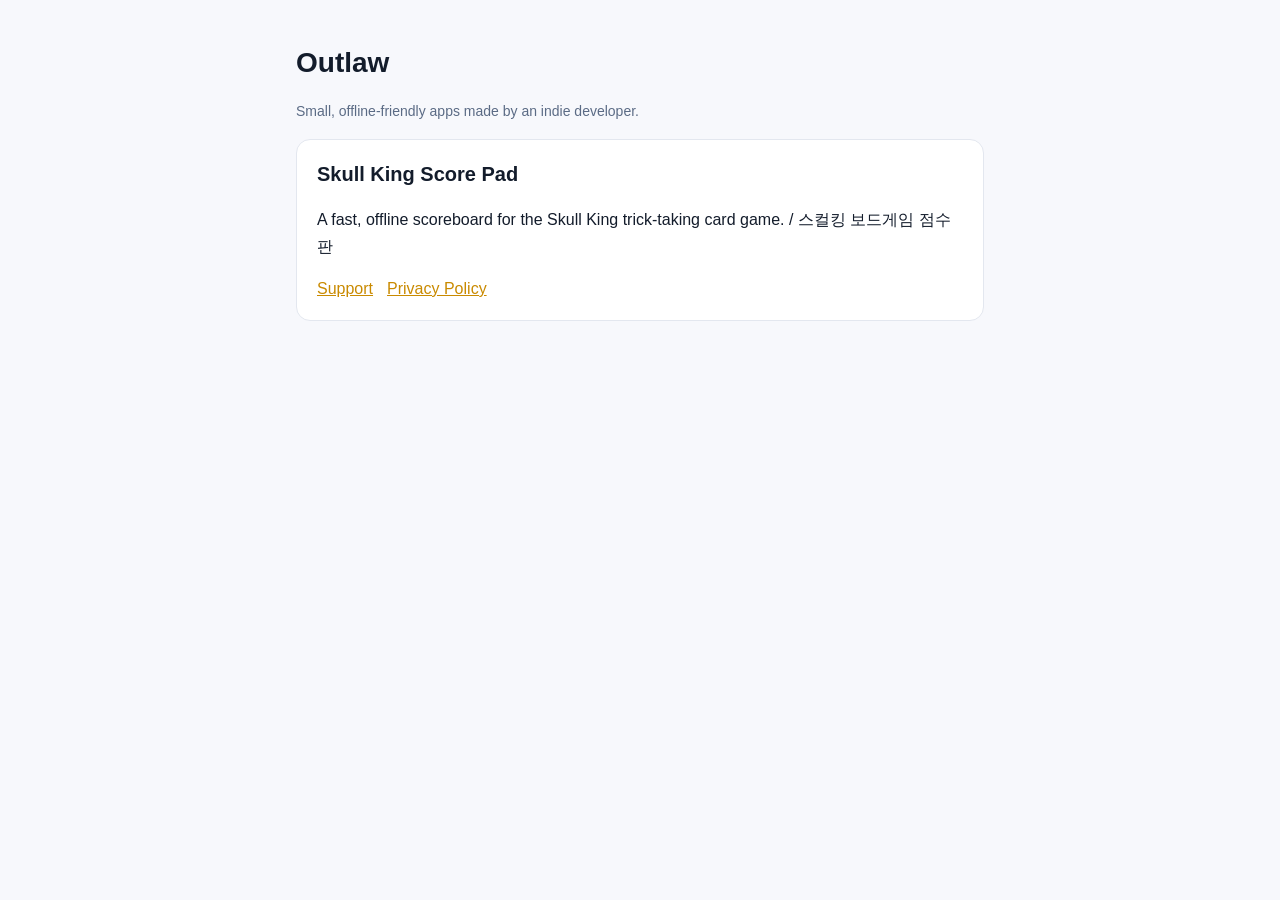
<file: index.html>
<!doctype html>
<html lang="en"><head><meta charset="utf-8"><meta name="viewport" content="width=device-width,initial-scale=1">
<title>Outlaw</title><link rel="stylesheet" href="style.css"></head>
<body><main>
<h1>Outlaw</h1>
<p class="muted">Small, offline-friendly apps made by an indie developer.</p>
<div class="card">
  <h2 style="margin-top:0">Skull King Score Pad</h2>
  <p>A fast, offline scoreboard for the Skull King trick-taking card game. / 스컬킹 보드게임 점수판</p>
  <nav><a href="skull-king-score/support.html">Support</a><a href="skull-king-score/privacy.html">Privacy Policy</a></nav>
</div>
</main></body></html>
</file>
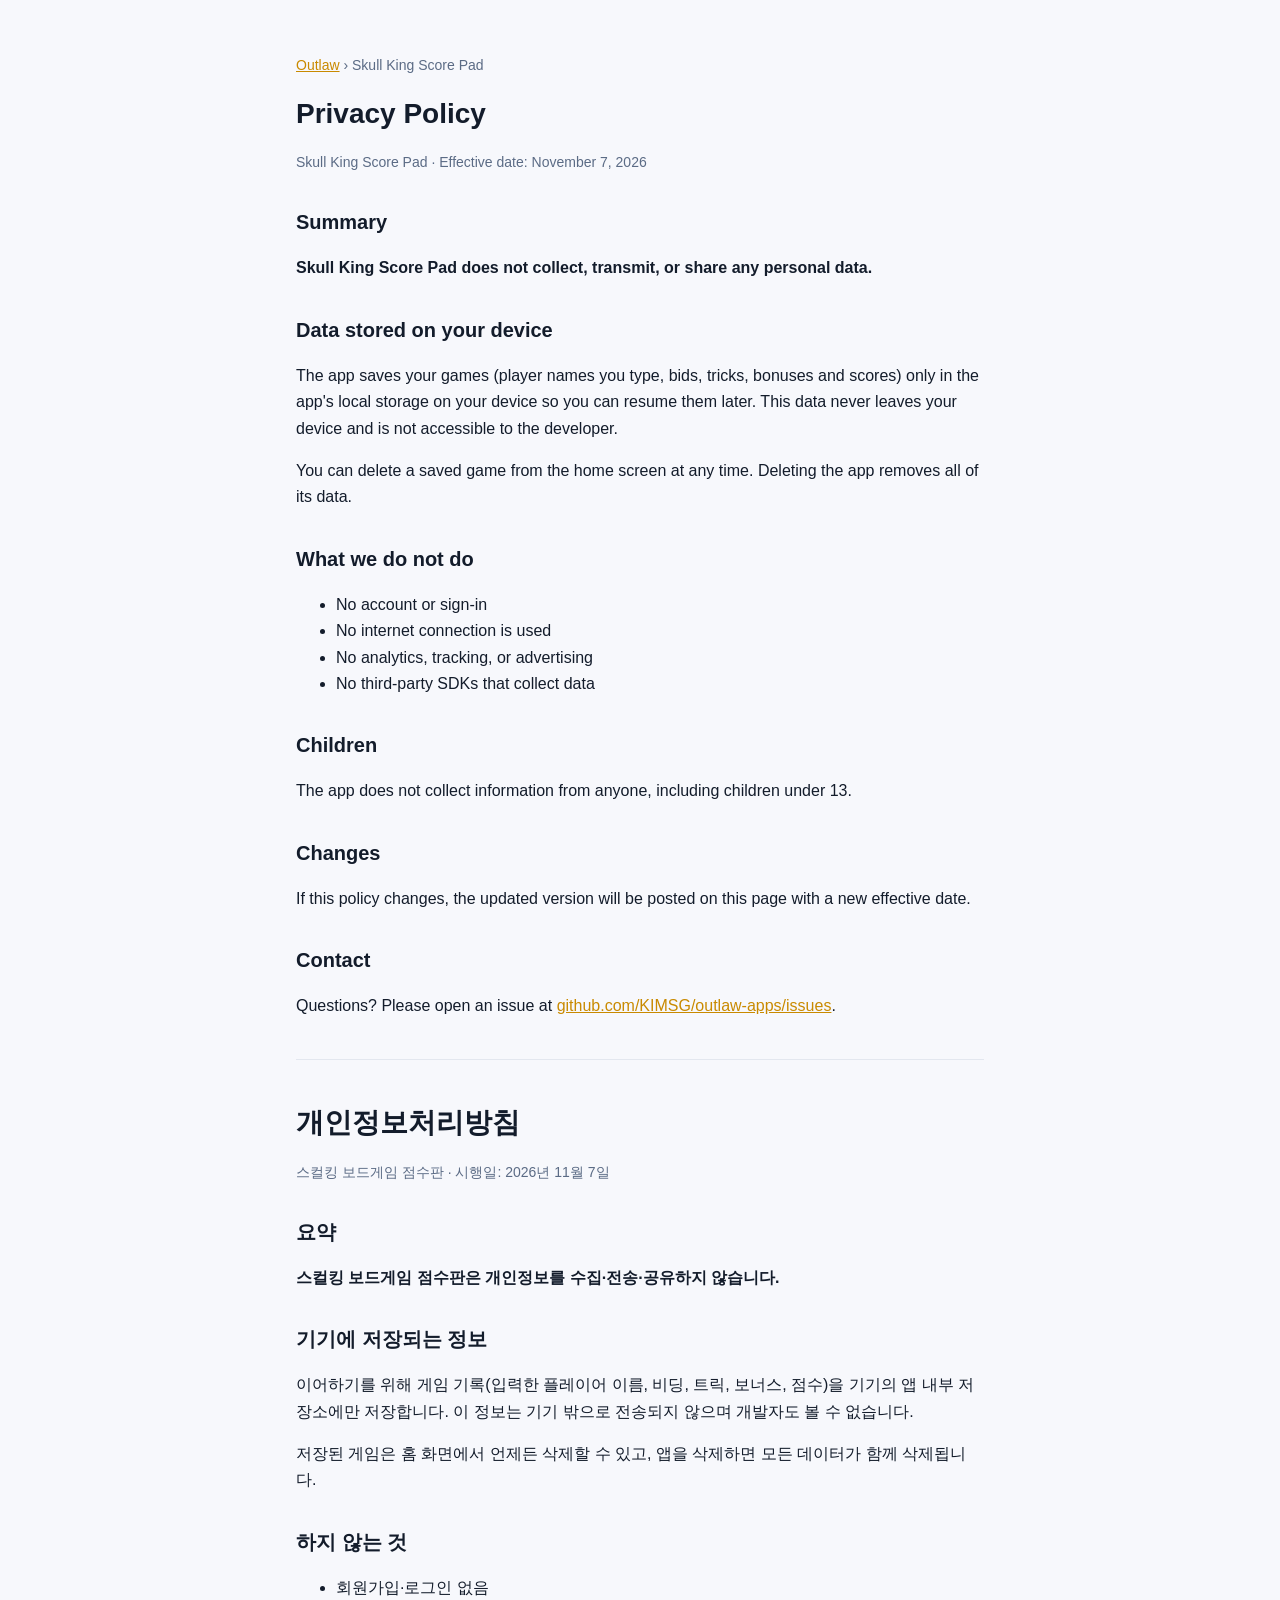
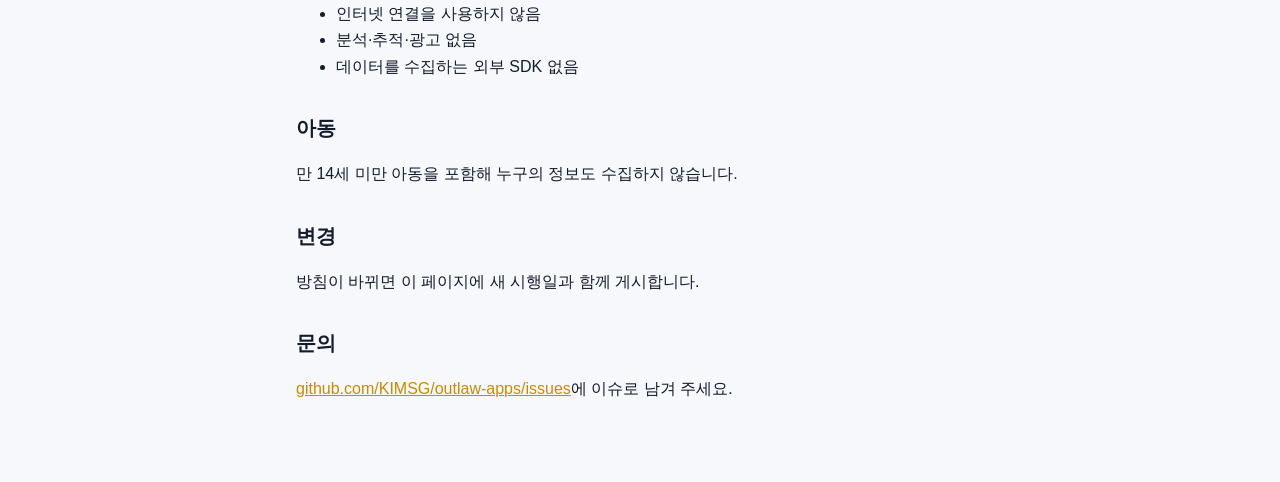
<file: skull-king-score/privacy.html>
<!doctype html>
<html lang="en"><head><meta charset="utf-8"><meta name="viewport" content="width=device-width,initial-scale=1">
<title>Privacy Policy</title><link rel="stylesheet" href="../style.css"></head>
<body><main>
<p class="muted"><a href="../index.html">Outlaw</a> › Skull King Score Pad</p>
<h1>Privacy Policy</h1>
<p class="muted">Skull King Score Pad · Effective date: November 7, 2026</p>

<h2>Summary</h2>
<p><strong>Skull King Score Pad does not collect, transmit, or share any personal data.</strong></p>

<h2>Data stored on your device</h2>
<p>The app saves your games (player names you type, bids, tricks, bonuses and scores) only in the app's local storage on your device so you can resume them later. This data never leaves your device and is not accessible to the developer.</p>
<p>You can delete a saved game from the home screen at any time. Deleting the app removes all of its data.</p>

<h2>What we do not do</h2>
<ul>
  <li>No account or sign-in</li>
  <li>No internet connection is used</li>
  <li>No analytics, tracking, or advertising</li>
  <li>No third-party SDKs that collect data</li>
</ul>

<h2>Children</h2>
<p>The app does not collect information from anyone, including children under 13.</p>

<h2>Changes</h2>
<p>If this policy changes, the updated version will be posted on this page with a new effective date.</p>

<h2>Contact</h2>
<p>Questions? Please open an issue at <a href="https://github.com/KIMSG/outlaw-apps/issues">github.com/KIMSG/outlaw-apps/issues</a>.</p>

<hr>

<h1 lang="ko">개인정보처리방침</h1>
<p class="muted">스컬킹 보드게임 점수판 · 시행일: 2026년 11월 7일</p>

<h2>요약</h2>
<p><strong>스컬킹 보드게임 점수판은 개인정보를 수집·전송·공유하지 않습니다.</strong></p>

<h2>기기에 저장되는 정보</h2>
<p>이어하기를 위해 게임 기록(입력한 플레이어 이름, 비딩, 트릭, 보너스, 점수)을 기기의 앱 내부 저장소에만 저장합니다. 이 정보는 기기 밖으로 전송되지 않으며 개발자도 볼 수 없습니다.</p>
<p>저장된 게임은 홈 화면에서 언제든 삭제할 수 있고, 앱을 삭제하면 모든 데이터가 함께 삭제됩니다.</p>

<h2>하지 않는 것</h2>
<ul>
  <li>회원가입·로그인 없음</li>
  <li>인터넷 연결을 사용하지 않음</li>
  <li>분석·추적·광고 없음</li>
  <li>데이터를 수집하는 외부 SDK 없음</li>
</ul>

<h2>아동</h2>
<p>만 14세 미만 아동을 포함해 누구의 정보도 수집하지 않습니다.</p>

<h2>변경</h2>
<p>방침이 바뀌면 이 페이지에 새 시행일과 함께 게시합니다.</p>

<h2>문의</h2>
<p><a href="https://github.com/KIMSG/outlaw-apps/issues">github.com/KIMSG/outlaw-apps/issues</a>에 이슈로 남겨 주세요.</p>
</main></body></html>
</file>
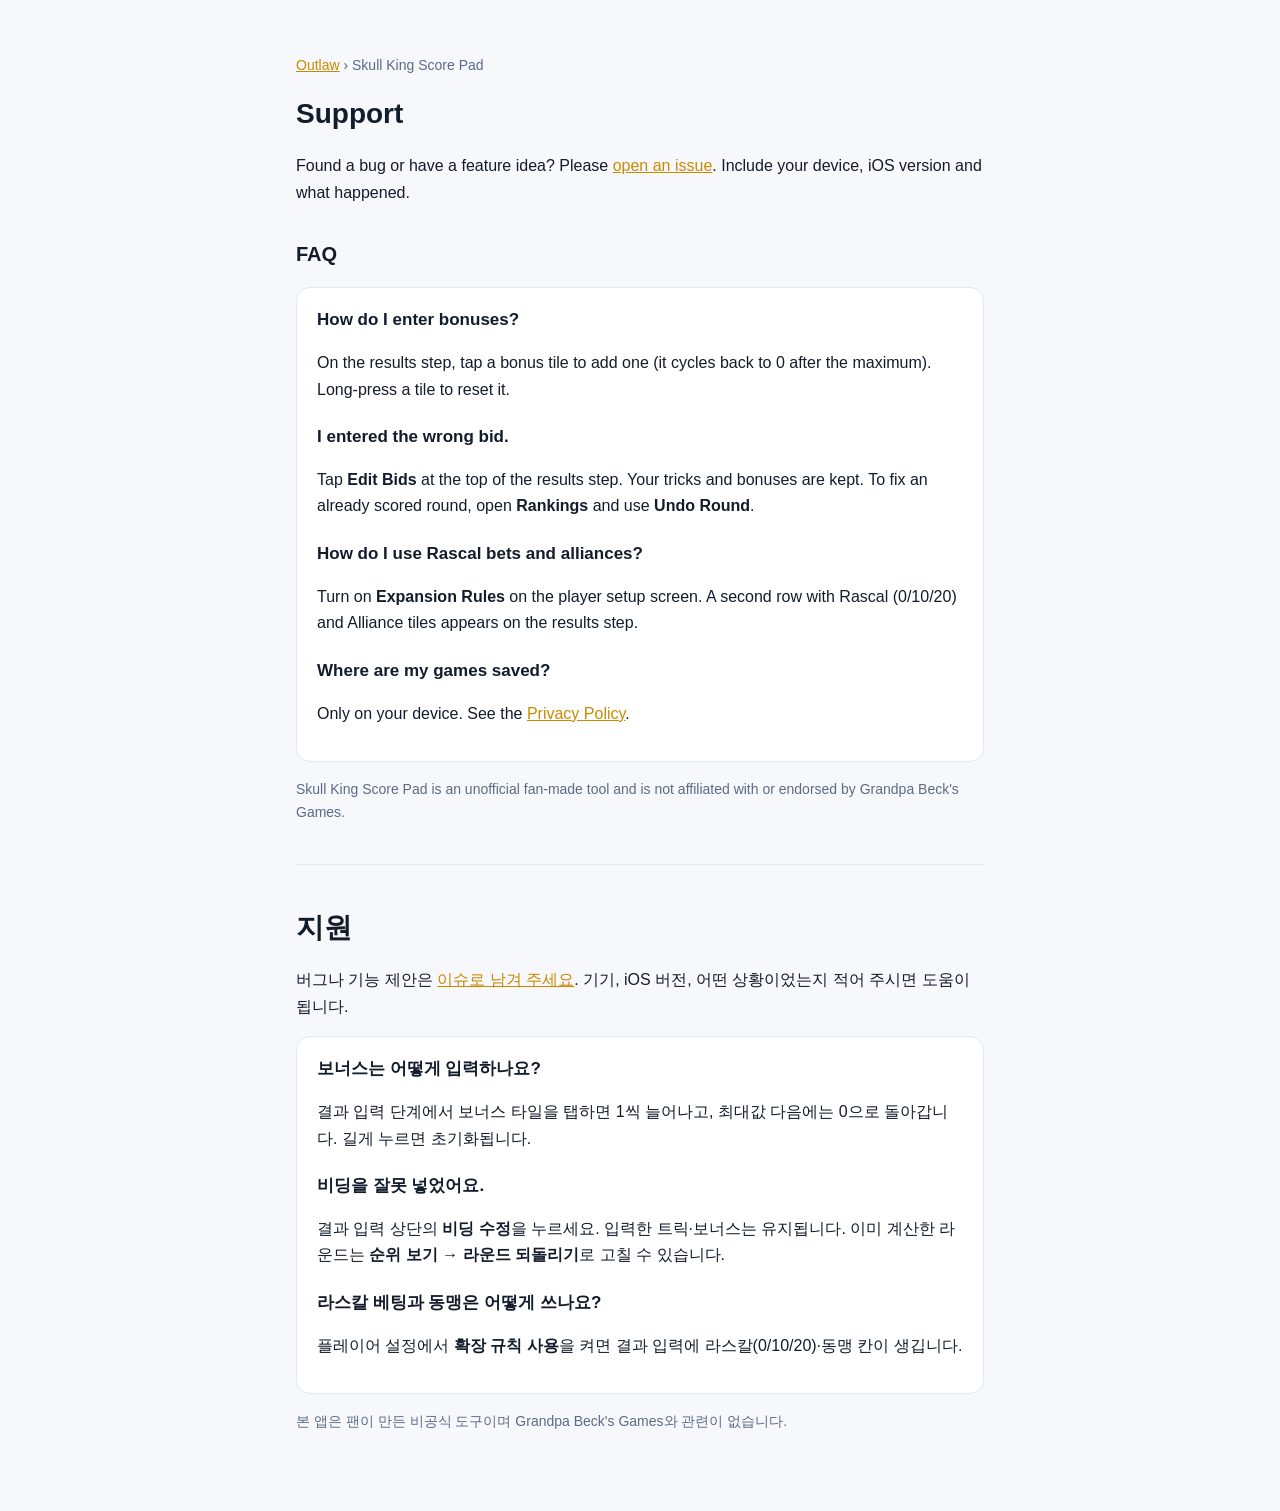
<file: skull-king-score/support.html>
<!doctype html>
<html lang="en"><head><meta charset="utf-8"><meta name="viewport" content="width=device-width,initial-scale=1">
<title>Support</title><link rel="stylesheet" href="../style.css"></head>
<body><main>
<p class="muted"><a href="../index.html">Outlaw</a> › Skull King Score Pad</p>
<h1>Support</h1>
<p>Found a bug or have a feature idea? Please <a href="https://github.com/KIMSG/outlaw-apps/issues/new">open an issue</a>. Include your device, iOS version and what happened.</p>

<h2>FAQ</h2>
<div class="card">
<h3 style="margin-top:0">How do I enter bonuses?</h3>
<p>On the results step, tap a bonus tile to add one (it cycles back to 0 after the maximum). Long-press a tile to reset it.</p>
<h3>I entered the wrong bid.</h3>
<p>Tap <strong>Edit Bids</strong> at the top of the results step. Your tricks and bonuses are kept. To fix an already scored round, open <strong>Rankings</strong> and use <strong>Undo Round</strong>.</p>
<h3>How do I use Rascal bets and alliances?</h3>
<p>Turn on <strong>Expansion Rules</strong> on the player setup screen. A second row with Rascal (0/10/20) and Alliance tiles appears on the results step.</p>
<h3>Where are my games saved?</h3>
<p>Only on your device. See the <a href="privacy.html">Privacy Policy</a>.</p>
</div>

<p class="muted">Skull King Score Pad is an unofficial fan-made tool and is not affiliated with or endorsed by Grandpa Beck's Games.</p>

<hr>

<h1 lang="ko">지원</h1>
<p>버그나 기능 제안은 <a href="https://github.com/KIMSG/outlaw-apps/issues/new">이슈로 남겨 주세요</a>. 기기, iOS 버전, 어떤 상황이었는지 적어 주시면 도움이 됩니다.</p>
<div class="card">
<h3 style="margin-top:0">보너스는 어떻게 입력하나요?</h3>
<p>결과 입력 단계에서 보너스 타일을 탭하면 1씩 늘어나고, 최대값 다음에는 0으로 돌아갑니다. 길게 누르면 초기화됩니다.</p>
<h3>비딩을 잘못 넣었어요.</h3>
<p>결과 입력 상단의 <strong>비딩 수정</strong>을 누르세요. 입력한 트릭·보너스는 유지됩니다. 이미 계산한 라운드는 <strong>순위 보기 → 라운드 되돌리기</strong>로 고칠 수 있습니다.</p>
<h3>라스칼 베팅과 동맹은 어떻게 쓰나요?</h3>
<p>플레이어 설정에서 <strong>확장 규칙 사용</strong>을 켜면 결과 입력에 라스칼(0/10/20)·동맹 칸이 생깁니다.</p>
</div>
<p class="muted">본 앱은 팬이 만든 비공식 도구이며 Grandpa Beck's Games와 관련이 없습니다.</p>
</main></body></html>
</file>
<file: style.css>
:root { --bg:#f7f8fc; --fg:#131c2b; --muted:#5b6b85; --card:#ffffff; --accent:#c98a00; --line:#e3e7ef; }
@media (prefers-color-scheme: dark) { :root { --bg:#131c2b; --fg:#f7f8fc; --muted:#8a9bb5; --card:#1a2840; --accent:#ffc857; --line:#243852; } }
* { box-sizing:border-box; }
body { margin:0; background:var(--bg); color:var(--fg); font:16px/1.65 -apple-system,BlinkMacSystemFont,"Apple SD Gothic Neo","Segoe UI",Roboto,sans-serif; }
main { max-width:720px; margin:0 auto; padding:40px 16px 64px; }
h1 { font-size:28px; margin:0 0 4px; } h2 { font-size:20px; margin:32px 0 8px; } h3 { font-size:17px; margin:20px 0 6px; }
p, li { color:var(--fg); } .muted { color:var(--muted); font-size:14px; }
a { color:var(--accent); } nav a { margin-right:14px; }
.card { background:var(--card); border:1px solid var(--line); border-radius:14px; padding:18px 20px; margin:16px 0; }
hr { border:0; border-top:1px solid var(--line); margin:40px 0; }
</file>
